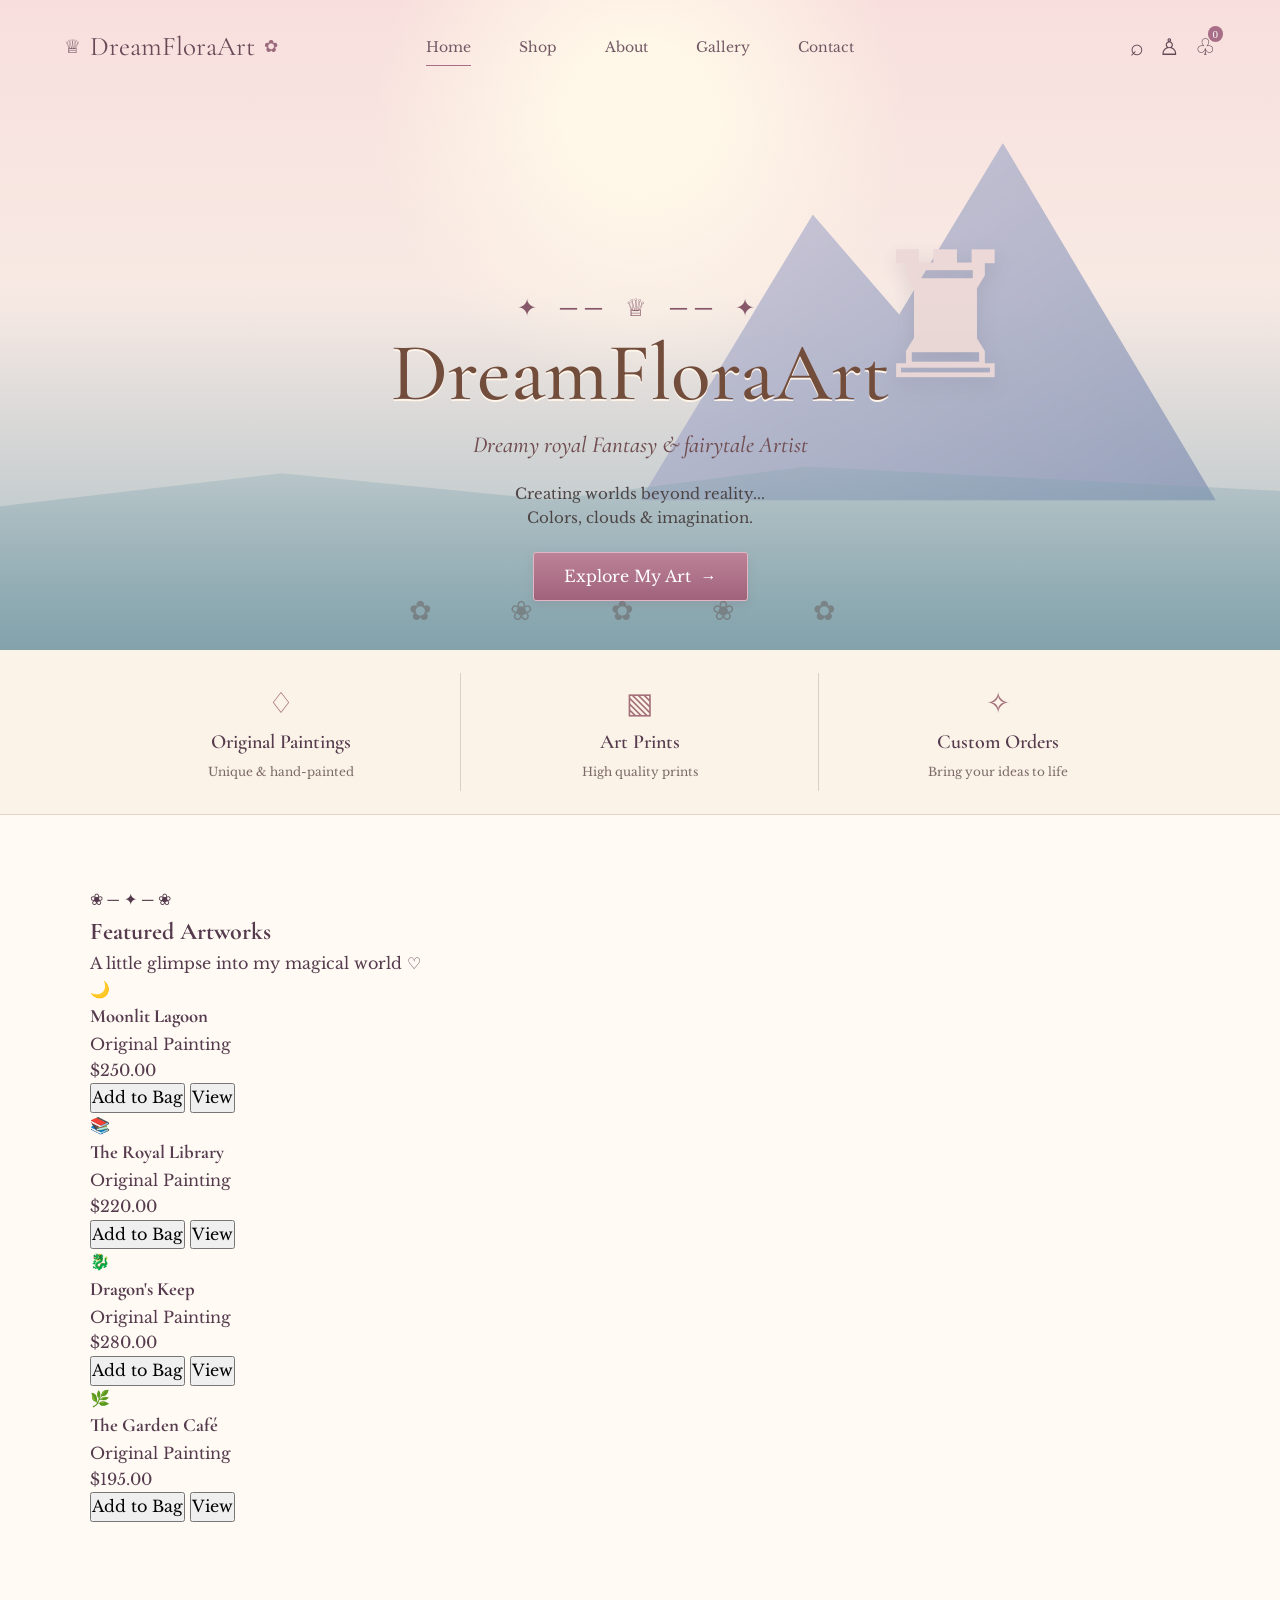
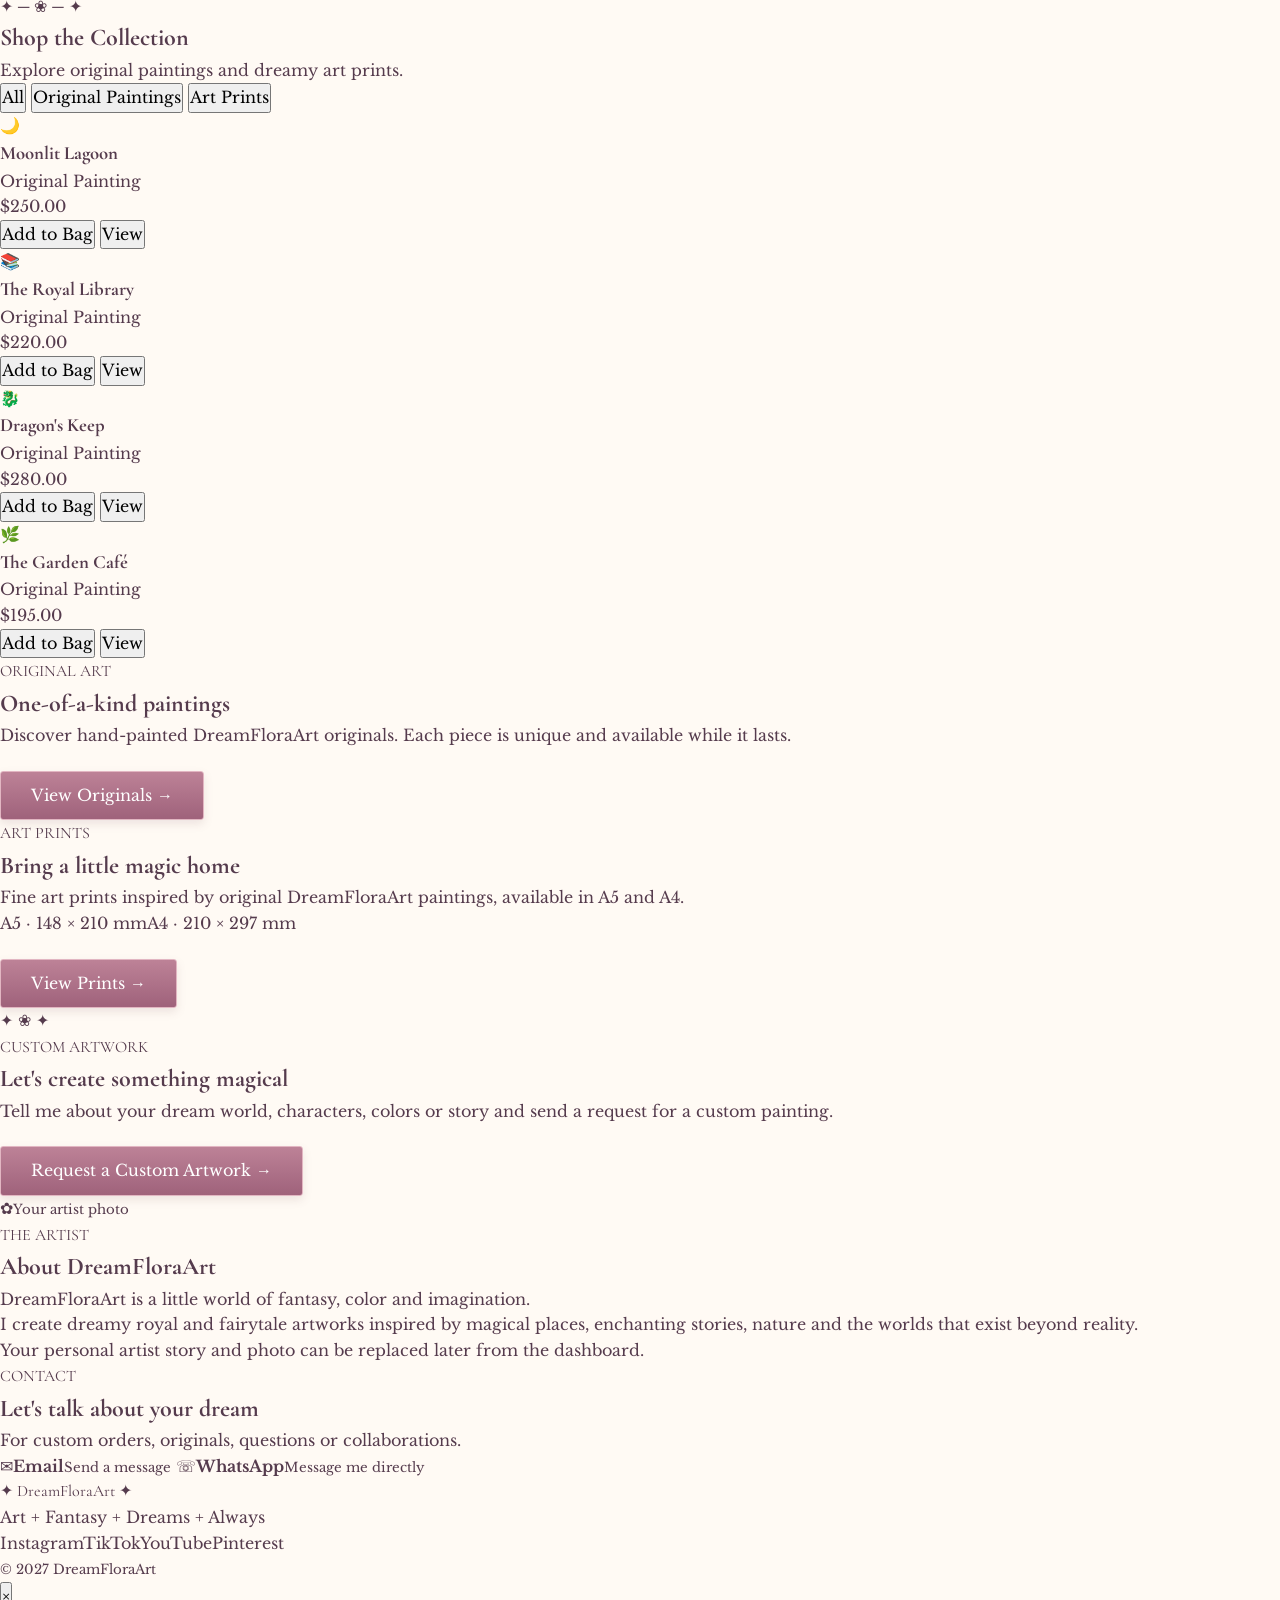
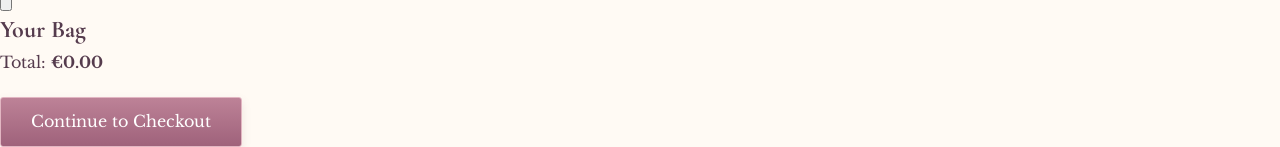
<file: index.html>
<!DOCTYPE html>
<html lang="en">
<head>
  <meta charset="UTF-8">
  <meta name="viewport" content="width=device-width, initial-scale=1.0">
  <title>DreamFloraArt | Fantasy & Fairytale Artist</title>
  <meta name="description" content="DreamFloraArt — dreamy royal fantasy and fairytale art.">
  <link rel="stylesheet" href="./styles.css">
</head>
<body>
<header class="site-header">
  <div class="topbar">
    <a class="logo" href="index.html">
      <span class="crown">♕</span>
      <span>DreamFloraArt</span>
      <span class="logo-flower">✿</span>
    </a>
    <nav>
      <a class="active" href="#home">Home</a>
      <a href="#shop">Shop</a>
      <a href="#about">About</a>
      <a href="#gallery">Gallery</a>
      <a href="#contact">Contact</a>
    </nav>
    <div class="header-actions">
      <button aria-label="Search" onclick="document.getElementById('searchPanel').classList.toggle('open')">⌕</button>
      <button aria-label="Account" onclick="window.location.href='admin.html'">♙</button>
      <button aria-label="Cart" onclick="openCart()">♧<span id="cartCount">0</span></button>
    </div>
  </div>
  <div id="searchPanel" class="search-panel">
    <input id="searchInput" type="search" placeholder="Search artworks..." oninput="renderProducts()">
  </div>
</header>

<main>
<section id="home" class="hero">
  <div class="hero-vines left"></div>
  <div class="hero-vines right"></div>
  <div class="hero-scene">
    <div class="scene-mountain"></div>
    <div class="scene-castle">♜</div>
    <div class="scene-water"></div>
  </div>
  <div class="hero-copy">
    <div class="ornament">✦ ── ♕ ── ✦</div>
    <h1>DreamFloraArt</h1>
    <h2>Dreamy royal Fantasy &amp; fairytale Artist</h2>
    <p>Creating worlds beyond reality...<br>Colors, clouds &amp; imagination.</p>
    <a class="rose-button" href="#gallery">Explore My Art&nbsp; →</a>
  </div>
</section>

<section class="feature-strip">
  <a href="#originals" class="feature-item"><span>♢</span><strong>Original Paintings</strong><small>Unique &amp; hand-painted</small></a>
  <a href="#prints" class="feature-item"><span>▧</span><strong>Art Prints</strong><small>High quality prints</small></a>
  <a href="#custom" class="feature-item"><span>✧</span><strong>Custom Orders</strong><small>Bring your ideas to life</small></a>
</section>

<section id="gallery" class="section gallery-section">
  <div class="section-title">
    <div class="tiny-ornament">❀ ─ ✦ ─ ❀</div>
    <h2>Featured Artworks</h2>
    <p>A little glimpse into my magical world ♡</p>
  </div>
  <div id="featuredProducts" class="product-grid featured-grid"></div>
</section>

<section id="shop" class="shop-band">
  <div class="section-title">
    <div class="tiny-ornament">✦ ─ ❀ ─ ✦</div>
    <h2>Shop the Collection</h2>
    <p>Explore original paintings and dreamy art prints.</p>
  </div>
  <div class="shop-tabs">
    <button class="tab active" onclick="setCategory('all', this)">All</button>
    <button class="tab" onclick="setCategory('original', this)">Original Paintings</button>
    <button class="tab" onclick="setCategory('print', this)">Art Prints</button>
  </div>
  <div id="shopProducts" class="product-grid"></div>
</section>

<section id="originals" class="split-section">
  <div class="split-art original-art"></div>
  <div class="split-copy">
    <span class="eyebrow">ORIGINAL ART</span>
    <h2>One-of-a-kind paintings</h2>
    <p>Discover hand-painted DreamFloraArt originals. Each piece is unique and available while it lasts.</p>
    <a class="rose-button" href="#shop" onclick="setTimeout(()=>setCategory('original'),50)">View Originals →</a>
  </div>
</section>

<section id="prints" class="split-section reverse">
  <div class="split-art print-art"></div>
  <div class="split-copy">
    <span class="eyebrow">ART PRINTS</span>
    <h2>Bring a little magic home</h2>
    <p>Fine art prints inspired by original DreamFloraArt paintings, available in A5 and A4.</p>
    <div class="size-pills"><span>A5 · 148 × 210 mm</span><span>A4 · 210 × 297 mm</span></div>
    <a class="rose-button" href="#shop" onclick="setTimeout(()=>setCategory('print'),50)">View Prints →</a>
  </div>
</section>

<section id="custom" class="custom-section">
  <div class="custom-card">
    <div class="tiny-ornament">✦ ❀ ✦</div>
    <span class="eyebrow">CUSTOM ARTWORK</span>
    <h2>Let's create something magical</h2>
    <p>Tell me about your dream world, characters, colors or story and send a request for a custom painting.</p>
    <a class="rose-button" href="#contact">Request a Custom Artwork →</a>
  </div>
</section>

<section id="about" class="about-section">
  <div class="about-photo">✿<small>Your artist photo</small></div>
  <div class="about-copy">
    <span class="eyebrow">THE ARTIST</span>
    <h2>About DreamFloraArt</h2>
    <p>DreamFloraArt is a little world of fantasy, color and imagination.</p>
    <p>I create dreamy royal and fairytale artworks inspired by magical places, enchanting stories, nature and the worlds that exist beyond reality.</p>
    <p class="soft-note">Your personal artist story and photo can be replaced later from the dashboard.</p>
  </div>
</section>

<section id="contact" class="contact-section">
  <div class="section-title">
    <span class="eyebrow">CONTACT</span>
    <h2>Let's talk about your dream</h2>
    <p>For custom orders, originals, questions or collaborations.</p>
  </div>
  <div class="contact-cards">
    <a href="mailto:YOUR-EMAIL@example.com"><span>✉</span><strong>Email</strong><small>Send a message</small></a>
    <a href="https://wa.me/YOURNUMBER" target="_blank"><span>☏</span><strong>WhatsApp</strong><small>Message me directly</small></a>
  </div>
</section>
</main>

<footer>
  <div class="footer-logo">✦ DreamFloraArt ✦</div>
  <p>Art + Fantasy + Dreams + Always</p>
  <div class="socials"><a href="#">Instagram</a><a href="#">TikTok</a><a href="#">YouTube</a><a href="#">Pinterest</a></div>
  <small>© 2027 DreamFloraArt</small>
</footer>

<div id="cartModal" class="modal">
  <div class="modal-box">
    <button class="close" onclick="closeCart()">×</button>
    <h2>Your Bag</h2>
    <div id="cartItems"></div>
    <div class="cart-total">Total: <strong id="cartTotal">€0.00</strong></div>
    <button class="rose-button full" onclick="alert('Checkout will be connected when the secure payment backend is added.')">Continue to Checkout</button>
  </div>
</div>

<script src="app.js"></script>
</body>
</html>
</file>
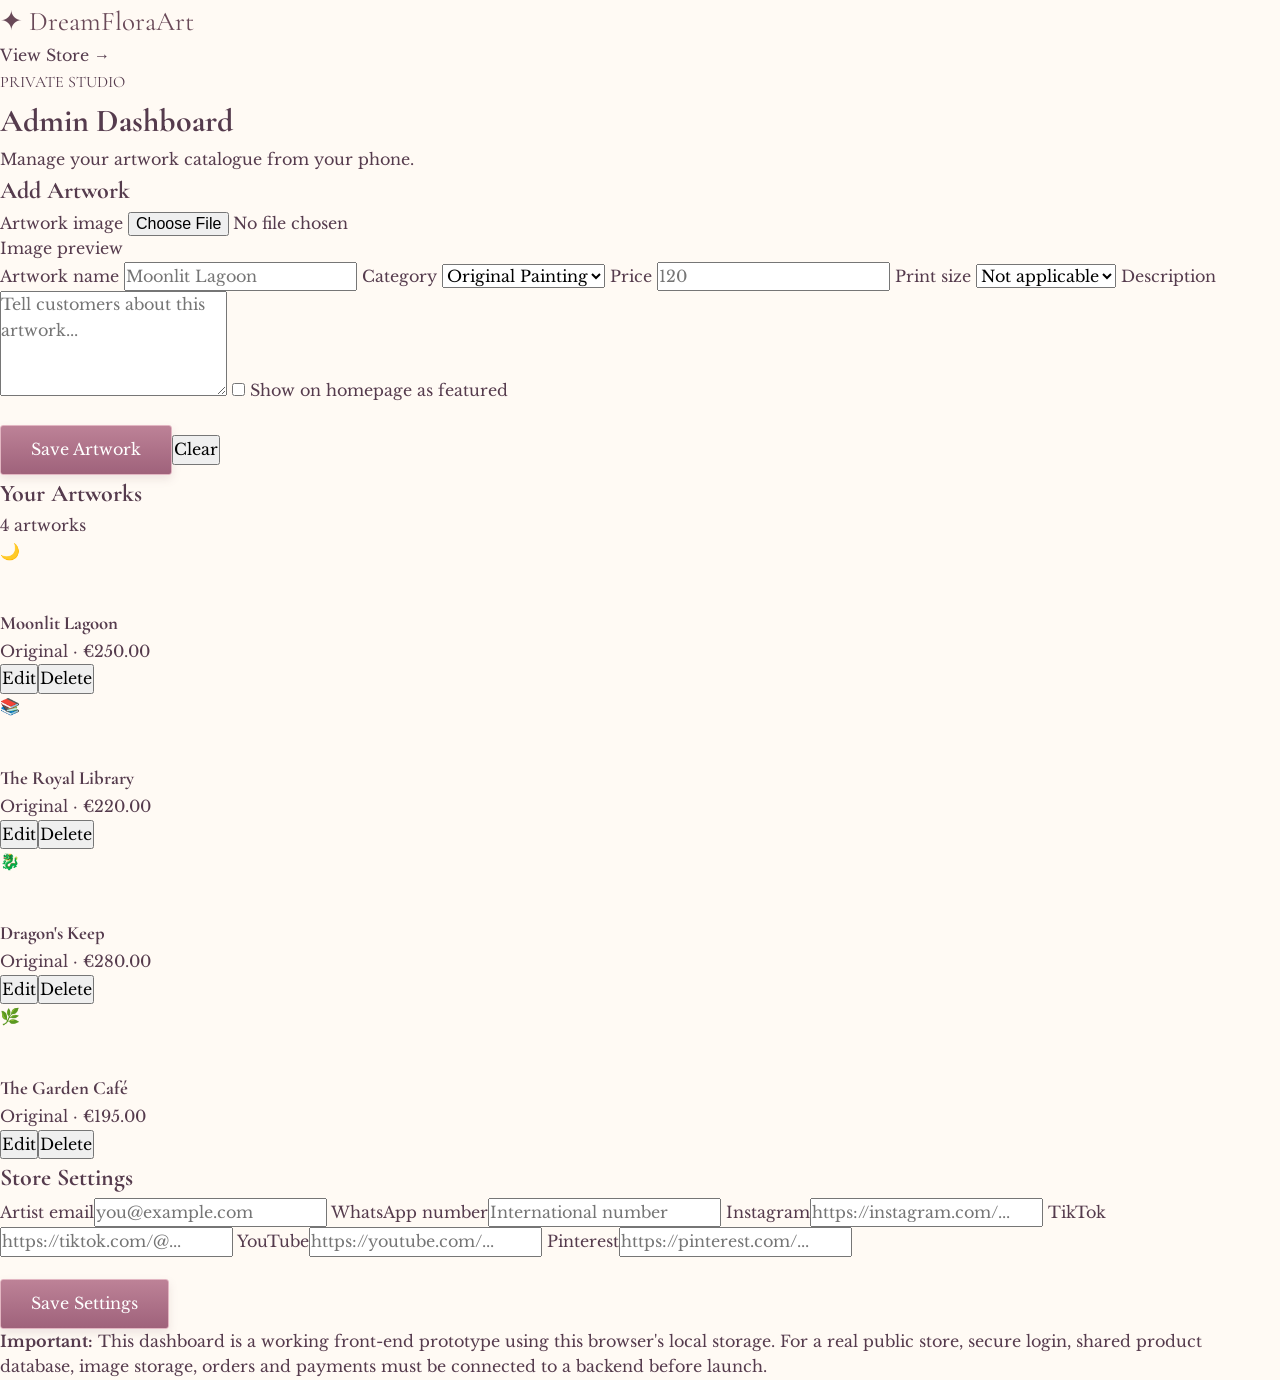
<file: admin.html>
<!DOCTYPE html>
<html lang="en">
<head>
  <meta charset="UTF-8">
  <meta name="viewport" content="width=device-width, initial-scale=1.0">
  <title>DreamFloraArt Admin</title>
  <link rel="stylesheet" href="styles.css">
</head>
<body class="admin-body">
<header class="admin-header">
  <a class="logo" href="index.html">✦ DreamFloraArt</a>
  <a href="index.html">View Store →</a>
</header>

<main class="admin-wrap">
  <div class="admin-heading">
    <div><span class="eyebrow">PRIVATE STUDIO</span><h1>Admin Dashboard</h1><p>Manage your artwork catalogue from your phone.</p></div>
  </div>

  <section class="admin-grid">
    <div class="admin-card">
      <h2 id="formTitle">Add Artwork</h2>
      <form id="productForm">
        <input type="hidden" id="editId">
        <label>Artwork image
          <input id="imageFile" type="file" accept="image/*">
        </label>
        <div id="imagePreview" class="admin-image-preview">Image preview</div>
        <label>Artwork name
          <input id="name" required placeholder="Moonlit Lagoon">
        </label>
        <label>Category
          <select id="category"><option value="original">Original Painting</option><option value="print">Art Print</option></select>
        </label>
        <label>Price
          <input id="price" type="number" min="0" step="0.01" required placeholder="120">
        </label>
        <label>Print size
          <select id="size"><option value="">Not applicable</option><option>A5</option><option>A4</option><option>A4 & A5</option></select>
        </label>
        <label>Description
          <textarea id="description" rows="4" placeholder="Tell customers about this artwork..."></textarea>
        </label>
        <label class="check"><input id="featured" type="checkbox"> Show on homepage as featured</label>
        <div class="form-buttons"><button class="rose-button" type="submit">Save Artwork</button><button class="ghost-button" type="button" onclick="resetForm()">Clear</button></div>
      </form>
    </div>

    <div class="admin-card">
      <div class="admin-list-head"><h2>Your Artworks</h2><span id="productCount"></span></div>
      <div id="adminProducts"></div>
    </div>
  </section>

  <section class="admin-card settings-card">
    <h2>Store Settings</h2>
    <div class="settings-grid">
      <label>Artist email<input id="settingEmail" placeholder="you@example.com"></label>
      <label>WhatsApp number<input id="settingWhatsapp" placeholder="International number"></label>
      <label>Instagram<input id="settingInstagram" placeholder="https://instagram.com/..."></label>
      <label>TikTok<input id="settingTiktok" placeholder="https://tiktok.com/@..."></label>
      <label>YouTube<input id="settingYoutube" placeholder="https://youtube.com/..."></label>
      <label>Pinterest<input id="settingPinterest" placeholder="https://pinterest.com/..."></label>
    </div>
    <button class="rose-button" onclick="saveSettings()">Save Settings</button>
  </section>

  <div class="admin-note">
    <strong>Important:</strong> This dashboard is a working front-end prototype using this browser's local storage. For a real public store, secure login, shared product database, image storage, orders and payments must be connected to a backend before launch.
  </div>
</main>
<script src="admin.js"></script>
</body>
</html>
</file>
<file: styles.css>
@import url('https://fonts.googleapis.com/css2?family=Cormorant+Garamond:wght@400;500;600&family=Libre+Baskerville:wght@400;700&display=swap');

:root{--ink:#553b4d;--rose:#a96e87;--rose2:#c58ca0;--cream:#fbf3e9;--paper:#fffaf4;--line:#d9b9ae;--green:#68745d}
*{box-sizing:border-box;margin:0;padding:0}html{scroll-behavior:smooth}body{font-family:"Libre Baskerville",Georgia,serif;color:var(--ink);background:var(--paper);line-height:1.6}h1,h2,h3,.logo,.footer-logo,.eyebrow{font-family:"Cormorant Garamond",Georgia,serif}a{text-decoration:none;color:inherit}button,input,textarea,select{font:inherit}
.site-header{position:absolute;top:0;width:100%;z-index:50}.topbar{height:94px;display:grid;grid-template-columns:1fr auto 1fr;align-items:center;padding:0 5%;gap:20px}.logo{font-size:27px;justify-self:start;color:#694958;display:flex;align-items:center;gap:9px}.crown{font-size:19px}.logo-flower{font-size:17px;color:#9b6b7d}.topbar nav{display:flex;gap:48px;align-items:center}.topbar nav a{font-size:14px;color:#725865;position:relative}.topbar nav a.active:after,.topbar nav a:hover:after{content:"";position:absolute;left:0;right:0;bottom:-8px;height:1px;background:var(--rose)}.header-actions{justify-self:end;display:flex;gap:15px}.header-actions button{border:0;background:transparent;color:#624754;font-size:23px;cursor:pointer;position:relative}.header-actions span{font:11px Georgia;background:var(--rose);color:#fff;border-radius:50%;padding:2px 5px;position:absolute;right:-7px;top:-3px}.search-panel{display:none;background:rgba(255,250,244,.97);padding:12px 8%;border-top:1px solid #ead8ce}.search-panel.open{display:block}.search-panel input{width:100%;border:1px solid var(--line);padding:12px 15px;background:#fff}

.hero{height:650px;min-height:650px;position:relative;overflow:hidden;display:grid;place-items:center;text-align:center;background:linear-gradient(#f8dfdd,#f8e9e3 43%,#c8d8dc 100%)}.hero:before{content:"";position:absolute;inset:0;background:radial-gradient(circle at 50% 18%,#fff7e8 0 9%,transparent 32%),linear-gradient(180deg,transparent 48%,rgba(77,103,115,.25));}.hero:after{content:"✿  ❀  ✿  ❀  ✿";position:absolute;bottom:18px;left:0;right:0;color:rgba(92,73,67,.4);font-size:27px;letter-spacing:35px}.hero-scene{position:absolute;inset:0;opacity:.82}.scene-mountain{position:absolute;right:5%;top:22%;width:45%;height:55%;background:linear-gradient(145deg,#c8c4d9,#8c99b7);clip-path:polygon(0 100%,30% 20%,45% 48%,63% 0,100% 100%);filter:blur(1px)}.scene-castle{position:absolute;right:20%;top:27%;font-size:175px;color:#e9d5d5;text-shadow:0 8px 20px rgba(72,68,93,.18)}.scene-water{position:absolute;left:0;right:0;bottom:0;height:34%;background:linear-gradient(180deg,rgba(129,170,180,.22),rgba(75,126,141,.5));clip-path:polygon(0 35%,22% 20%,43% 32%,63% 17%,100% 28%,100% 100%,0 100%)}.hero-copy{position:relative;z-index:5;margin-top:45px}.ornament{font-size:24px;color:#87576a;letter-spacing:8px;margin-bottom:8px}.hero h1{font-size:82px;font-weight:500;line-height:.95;color:#734d3c;text-shadow:0 2px #fff5e9}.hero h2{font-size:23px;font-weight:500;font-style:italic;margin:14px 0 18px;color:#704e52}.hero-copy p{font-size:15px;color:#4d4545}.rose-button{display:inline-block;background:linear-gradient(#bd8297,#9f627b);color:#fff;border:1px solid #e2b6c2;padding:11px 30px;border-radius:3px;box-shadow:0 4px 10px #7b506322;margin-top:22px;transition:.25s}.rose-button:hover{transform:translateY(-2px);filter:brightness(1.05)}

.feature-strip{display:grid;grid-template-columns:repeat(3,1fr);padding:23px 8%;background:#fbf2e8;border-bottom:1px solid #e5d4c7}.feature-item{text-align:center;border-right:1px solid #decfc4;padding:7px 18px}.feature-item:last-child{border-right:0}.feature-item span{display:block;font-size:29px;color:#a36f78}.feature-item strong{display:block;font-family:"Cormorant Garamond";font-size:20px;font-weight:600}.feature-item small{font-size:12px;color:#7b6a68}

.section{padding:72px 7%}.gallery-section{background:#fdf7ef url("data:image/svg+xml,%3Csvg width='120' height='120' xmlns='http://www.w3.org/2000/svg'%3E%3Ctext x='12' y='35' font-size='20' fill='%23d9a6aa' opacity='.35'%3E✿%3C/text%3E%3C/svg%3E)}.section-title{text-align:center;margin-bottom:34px}.tiny-ornament{color:#9f6878;letter-spacing:8px;font-size:15px}.section-title h2{font-size:38px;font-weight:500;color:#684657}.section-title p{font-size:13px;color:#8b7674}.product-grid{max-width:1150px;margin:auto;display:grid;grid-template-columns:repeat(4,1fr);gap:22px}.product-card{background:#fffaf5;padding:8px;border:1px solid #dbc7bb;box-shadow:0 7px 18px rgba(82,55,48,.09);transition:.25s}.product-card:hover{transform:translateY(-4px);box-shadow:0 12px 25px rgba(82,55,48,.14)}.product-image{height:245px;background:linear-gradient(145deg,#d8d4dd,#f3c9ca 48%,#a9bec2);display:grid;place-items:center;overflow:hidden;position:relative}.product-image img{width:100%;height:100%;object-fit:cover}.art-placeholder{font-size:70px;opacity:.65}.product-info{text-align:center;padding:12px 7px 13px}.product-info h3{font-size:18px;font-weight:600}.product-info p{font-size:11px;color:#8b7472}.product-price{font-size:15px!important;color:#85586a!important;margin-top:5px}.product-actions{display:flex;gap:7px;justify-content:center;margin-top:10px}.mini-btn{border:1px solid #c9a9a4;background:#fff;color:#754f60;padding:7px 10px;cursor:pointer;font-size:11px}.mini-btn.primary{background:#9f657c;color:#fff;border-color:#9f657c}

.shop-band{padding:75px 7%;background:#f7ebe6}.shop-tabs{display:flex;justify-content:center;gap:9px;margin:-5px auto 30px;flex-wrap:wrap}.tab{border:1px solid #cfaeb0;background:#fff7f1;color:#765460;padding:9px 16px;cursor:pointer}.tab.active,.tab:hover{background:#a96e87;color:#fff}.split-section{display:grid;grid-template-columns:1fr 1fr;min-height:480px;background:#fbf1e7}.split-section.reverse .split-art{order:2}.split-art{min-height:480px;background:linear-gradient(145deg,#6d617d,#e0a5a5 55%,#8db0ae);position:relative}.split-art:after{content:"✦  ❀  ✦";position:absolute;inset:0;display:grid;place-items:center;color:#fff7ef;font-size:44px;letter-spacing:18px}.original-art{background:linear-gradient(145deg,#586c75,#b5a4c0 42%,#df9b8d)}.print-art{background:linear-gradient(145deg,#8ea4a0,#f0c2b1 48%,#8e7897)}.split-copy{display:flex;flex-direction:column;justify-content:center;padding:70px 10%;max-width:650px}.split-copy h2{font-size:46px;font-weight:500;line-height:1.05;margin:8px 0 17px}.split-copy p{color:#78696a;font-size:14px}.eyebrow{font-size:12px;letter-spacing:4px;color:#a06b7e}.size-pills{display:flex;gap:8px;flex-wrap:wrap;margin-top:20px}.size-pills span{background:#f0e0dc;border:1px solid #ddc1ba;padding:6px 10px;font-size:11px}.custom-section{padding:85px 7%;background:#e9c6c4 url("data:image/svg+xml,%3Csvg width='180' height='120' xmlns='http://www.w3.org/2000/svg'%3E%3Ctext x='20' y='55' font-size='28' fill='%23ffffff' opacity='.22'%3E✿%3C/text%3E%3C/svg%3E)}.custom-card{max-width:850px;margin:auto;text-align:center}.custom-card h2{font-size:46px;font-weight:500;font-style:italic}.custom-card p{max-width:650px;margin:auto;color:#715c61;font-size:14px}.about-section{display:grid;grid-template-columns:330px 1fr;gap:65px;align-items:center;padding:90px 10%;background:#fffaf4}.about-photo{height:400px;border:10px solid #fff;background:linear-gradient(145deg,#d9c8d9,#f1c8c7,#b8d0cb);display:grid;place-items:center;font-size:75px;box-shadow:0 9px 25px #73565720}.about-photo small{font-size:11px;color:#765e65}.about-copy h2{font-size:45px;font-weight:500;margin:7px 0 15px}.about-copy p{font-size:14px;color:#77686a;max-width:600px;margin-bottom:12px}.soft-note{font-size:11px!important;color:#9b7b84!important}.contact-section{padding:80px 7%;background:#f7ece7}.contact-cards{display:flex;justify-content:center;gap:18px;flex-wrap:wrap}.contact-cards a{background:#fffaf5;border:1px solid #dbc4ba;padding:20px 45px;text-align:center;min-width:180px}.contact-cards span,.contact-cards strong,.contact-cards small{display:block}.contact-cards span{font-size:25px}.contact-cards strong{font-family:"Cormorant Garamond";font-size:21px}.contact-cards small{font-size:10px;color:#897477}

footer{background:#563644;color:#f9e9e5;text-align:center;padding:30px 20px}.footer-logo{font-size:23px}.socials{display:flex;justify-content:center;gap:24px;margin:14px 0}.socials a{font-size:12px;color:#f0cbd3}footer small{opacity:.65;font-size:10px}

.modal{display:none;position:fixed;z-index:100;inset:0;background:#34212a88;align-items:center;justify-content:center;padding:20px}.modal.open{display:flex}.modal-box{width:min(520px,100%);max-height:85vh;overflow:auto;background:#fffaf5;padding:30px;border:1px solid #d8b9b0;position:relative}.close{position:absolute;right:15px;top:10px;border:0;background:none;font-size:28px;color:#76525d;cursor:pointer}.cart-row{display:grid;grid-template-columns:60px 1fr auto;gap:12px;align-items:center;padding:12px 0;border-bottom:1px solid #eadbd4}.cart-row img{width:60px;height:60px;object-fit:cover}.cart-total{text-align:right;padding:20px 0;font-size:17px}.full{width:100%;text-align:center;border:0;cursor:pointer}

.admin-body{background:#f7eee9}.admin-header{height:76px;padding:0 6%;display:flex;align-items:center;justify-content:space-between;background:#fffaf5;border-bottom:1px solid #ddc8bd}.admin-header>a:last-child{color:#9d647b;font-size:13px}.admin-wrap{max-width:1200px;margin:auto;padding:45px 20px}.admin-heading{margin-bottom:30px}.admin-heading h1{font-size:50px;font-weight:500}.admin-heading p{color:#806f71;font-size:13px}.admin-grid{display:grid;grid-template-columns:380px 1fr;gap:25px;align-items:start}.admin-card{background:#fffaf5;border:1px solid #ddc8bd;padding:25px;box-shadow:0 8px 20px #6d4e5410}.admin-card h2{font-family:"Cormorant Garamond";font-size:29px;font-weight:500;margin-bottom:18px}.admin-card label{display:block;font-size:11px;color:#725e62;margin-bottom:12px}.admin-card input,.admin-card textarea,.admin-card select{width:100%;margin-top:5px;border:1px solid #d8c1b9;background:#fff;padding:10px;color:#5f4c51}.admin-image-preview{height:145px;background:#eee1dd;display:grid;place-items:center;margin-bottom:15px;color:#9a7b7e;font-size:11px;overflow:hidden}.admin-image-preview img{width:100%;height:100%;object-fit:cover}.check{display:flex!important;gap:7px;align-items:center}.check input{width:auto!important;margin:0!important}.form-buttons{display:flex;gap:8px}.ghost-button{border:1px solid #caaeb0;background:#fff;color:#765463;padding:11px 17px;cursor:pointer}.admin-list-head{display:flex;justify-content:space-between;align-items:center}.admin-list-head span{font-size:11px;color:#96767d}.admin-product{display:grid;grid-template-columns:70px 1fr auto;gap:12px;align-items:center;border-top:1px solid #eadbd4;padding:12px 0}.admin-product img{width:70px;height:70px;object-fit:cover}.admin-product h3{font-family:"Cormorant Garamond";font-size:19px;font-weight:600}.admin-product p{font-size:10px;color:#8a7477}.admin-product-actions{display:flex;gap:5px}.admin-product-actions button{border:1px solid #d0b7b3;background:#fff;padding:6px 8px;font-size:10px;cursor:pointer;color:#76515e}.settings-card{margin-top:25px}.settings-grid{display:grid;grid-template-columns:repeat(2,1fr);gap:5px 18px}.admin-note{margin-top:22px;padding:14px;background:#f0e0dc;border:1px solid #dfc1ba;color:#705d62;font-size:11px}

@media(max-width:900px){.topbar{grid-template-columns:1fr auto}.topbar nav{grid-column:1/-1;grid-row:2;justify-content:center;gap:22px}.topbar{height:auto;padding-top:17px}.hero{height:720px}.hero h1{font-size:65px}.product-grid{grid-template-columns:repeat(2,1fr)}.split-section{grid-template-columns:1fr}.split-section.reverse .split-art{order:0}.about-section{grid-template-columns:1fr;max-width:650px;margin:auto}.admin-grid{grid-template-columns:1fr}}
@media(max-width:600px){.topbar{padding-left:18px;padding-right:18px}.logo{font-size:22px}.topbar nav{gap:13px}.topbar nav a{font-size:11px}.header-actions{gap:8px}.hero{height:680px}.hero h1{font-size:48px}.hero h2{font-size:17px}.hero-copy p{font-size:12px}.feature-strip{grid-template-columns:1fr}.feature-item{border-right:0;border-bottom:1px solid #decfc4;padding:12px}.feature-item:last-child{border-bottom:0}.section{padding:55px 18px}.section-title h2{font-size:31px}.product-grid{grid-template-columns:1fr}.product-image{height:330px}.split-copy{padding:55px 30px}.split-copy h2,.custom-card h2,.about-copy h2{font-size:37px}.about-section{padding:65px 25px}.contact-section{padding:60px 20px}.admin-wrap{padding:30px 14px}.admin-heading h1{font-size:40px}.settings-grid{grid-template-columns:1fr}.admin-product{grid-template-columns:58px 1fr}.admin-product img{width:58px;height:58px}.admin-product-actions{grid-column:2}.admin-product-actions button{flex:1}.search-panel{padding:10px 18px}}
</file>
